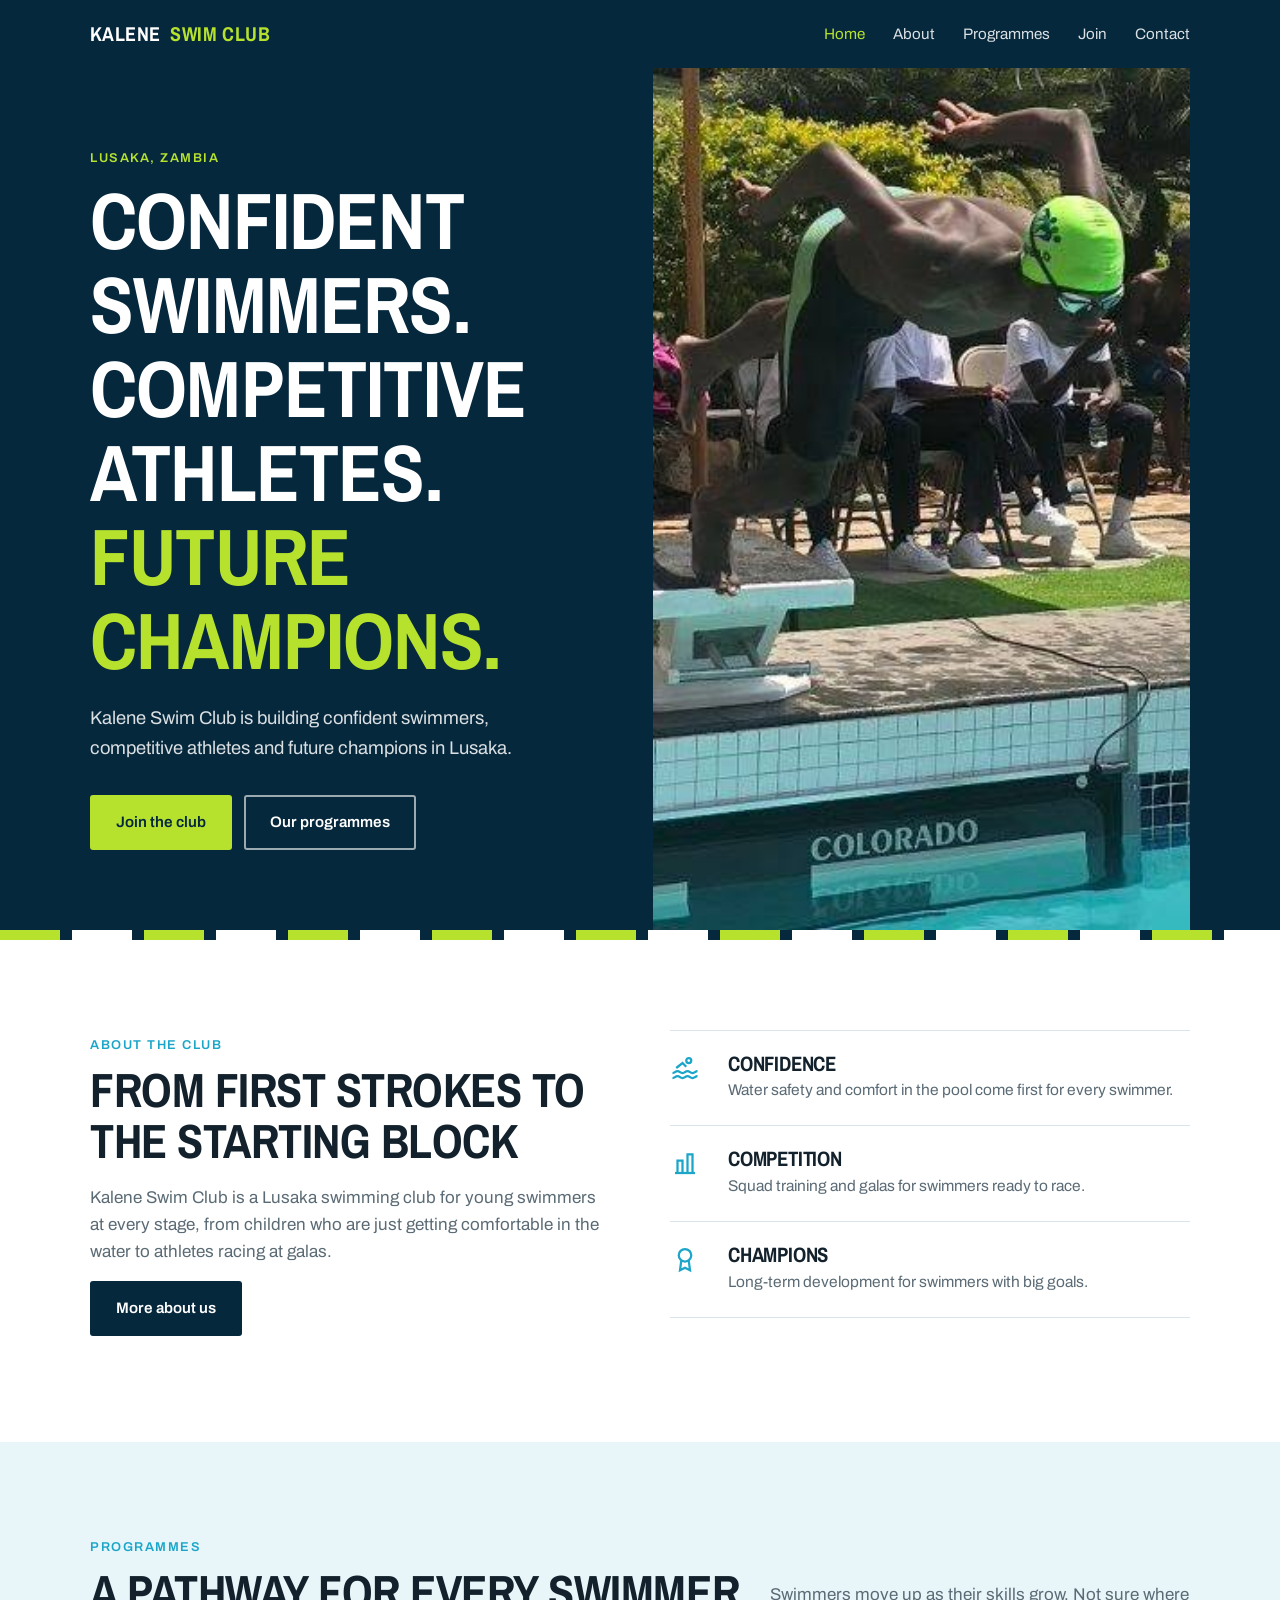
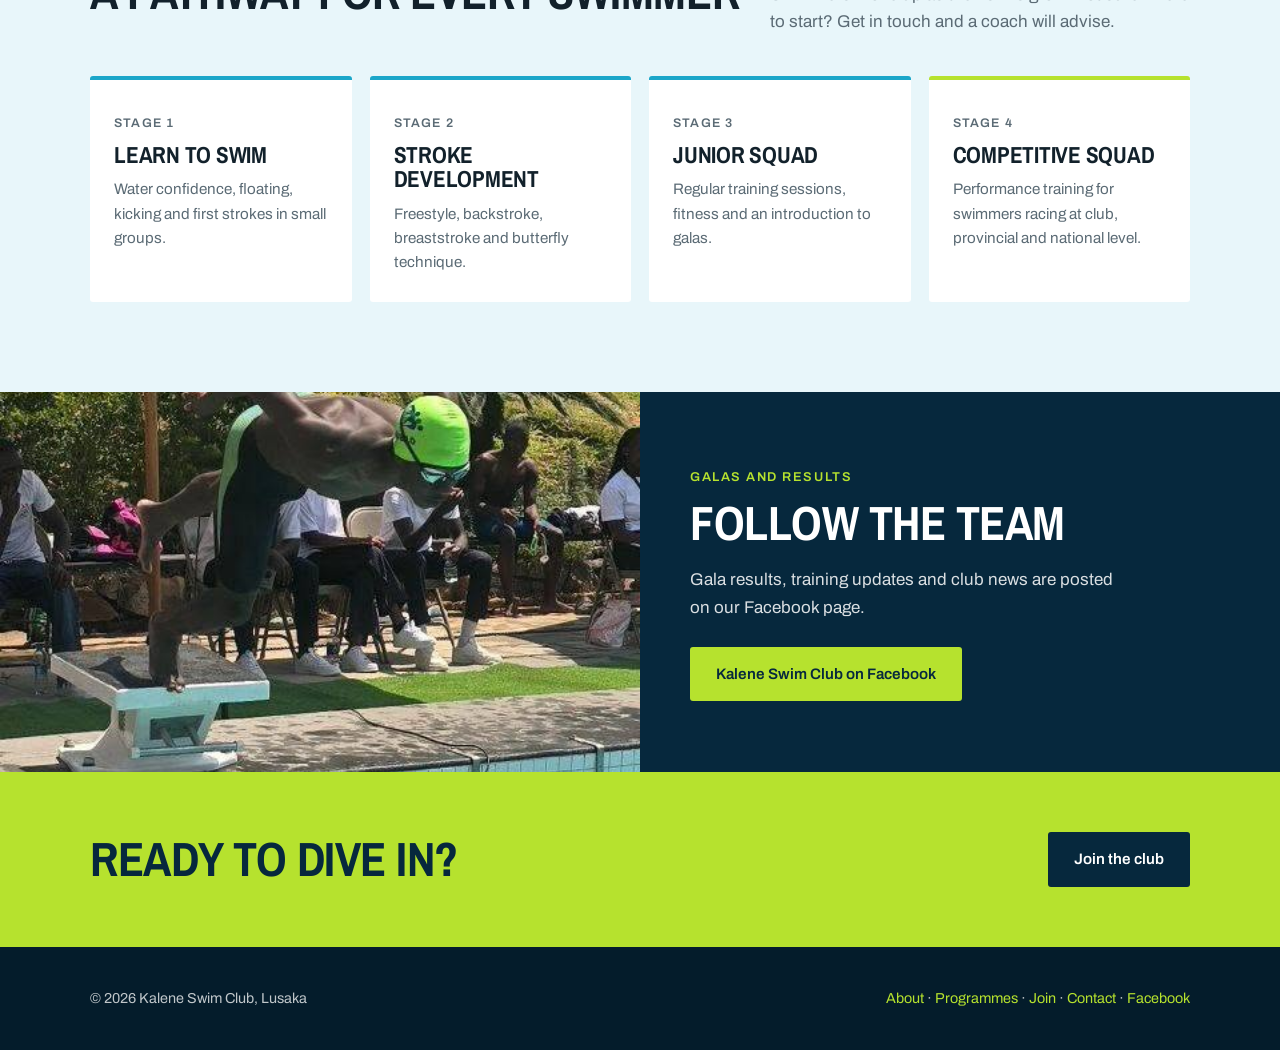
<file: index.html>
<!doctype html>
<html lang="en">
<head>
<meta charset="utf-8">
<meta name="viewport" content="width=device-width, initial-scale=1">
<title>Kalene Swim Club | Lusaka</title>
<meta name="description" content="Kalene Swim Club, Lusaka. Building confident swimmers, competitive athletes and future champions.">
<meta property="og:title" content="Kalene Swim Club | Lusaka">
<meta property="og:description" content="Kalene Swim Club, Lusaka. Building confident swimmers, competitive athletes and future champions.">
<meta property="og:image" content="assets/hero.jpg">
<link rel="icon" href="assets/favicon.png">
<link rel="preconnect" href="https://fonts.googleapis.com">
<link href="https://fonts.googleapis.com/css2?family=Archivo:wght@400;500;600;800&family=Archivo+Narrow:wght@600;700&display=swap" rel="stylesheet">
<link rel="stylesheet" href="styles.css">
</head>
<body>
<header>
  <div class="wrap nav">
    <a href="index.html" class="brand">Kalene <span>Swim Club</span></a>
    <button class="menu-btn" aria-label="Open menu" aria-expanded="false">Menu</button>
    <ul><li><a href="index.html" class=on aria-current=page>Home</a></li><li><a href="about.html">About</a></li><li><a href="programmes.html">Programmes</a></li><li><a href="join.html">Join</a></li><li><a href="contact.html">Contact</a></li></ul>
  </div>
</header>
<main>

<div class="hero">
  <div class="wrap hero-grid">
    <div class="hero-copy">
      <span class="label" style="color:var(--lime)">Lusaka, Zambia</span>
      <h1>Confident swimmers.<br>Competitive athletes.<br><em>Future champions.</em></h1>
      <p>Kalene Swim Club is building confident swimmers, competitive athletes and future champions in Lusaka.</p>
      <div class="hero-actions">
        <a href="join.html" class="btn btn-lime">Join the club</a>
        <a href="programmes.html" class="btn btn-line">Our programmes</a>
      </div>
    </div>
    <div class="hero-img"><img src="assets/hero.jpg" alt="Kalene swimmer diving off the starting block at a gala" width="480" height="480"></div>
  </div>
  <div class="lanes"></div>
</div>
<section class="about"><div class="wrap about-grid">
  <div><span class="label">About the club</span><h2>From first strokes to the starting block</h2>
  <p>Kalene Swim Club is a Lusaka swimming club for young swimmers at every stage, from children who are just getting comfortable in the water to athletes racing at galas.</p>
  <p><a href="about.html" class="btn btn-deep">More about us</a></p></div>
  <div class="pillars">
  <div class="pillar"><svg viewBox="0 0 24 24"><path d="M2 16c2 0 2-1.5 4-1.5S8 16 10 16s2-1.5 4-1.5 2 1.5 4 1.5 2-1.5 4-1.5"/><path d="M2 20c2 0 2-1.5 4-1.5S8 20 10 20s2-1.5 4-1.5 2 1.5 4 1.5 2-1.5 4-1.5"/><circle cx="15" cy="6" r="2"/><path d="M5 12l5-4 3 3"/></svg>
    <div><h3>Confidence</h3><p>Water safety and comfort in the pool come first for every swimmer.</p></div></div>
  <div class="pillar"><svg viewBox="0 0 24 24"><path d="M4 20h16"/><path d="M6 20V10h4v10"/><path d="M14 20V5h4v15"/></svg>
    <div><h3>Competition</h3><p>Squad training and galas for swimmers ready to race.</p></div></div>
  <div class="pillar"><svg viewBox="0 0 24 24"><circle cx="12" cy="9" r="5"/><path d="M9 13.5 8 21l4-2 4 2-1-7.5"/></svg>
    <div><h3>Champions</h3><p>Long-term development for swimmers with big goals.</p></div></div>
</div>
</div></section>
<section class="programs"><div class="wrap">
  <div class="prog-head"><div><span class="label">Programmes</span><h2>A pathway for every swimmer</h2></div>
  <p>Swimmers move up as their skills grow. Not sure where to start? Get in touch and a coach will advise.</p></div>
  <div class="prog-grid"><a class="prog" href="programmes.html#learn-to-swim" style="text-decoration:none"><span class="step">Stage 1</span><h3>Learn to Swim</h3><p>Water confidence, floating, kicking and first strokes in small groups.</p></a><a class="prog" href="programmes.html#stroke-development" style="text-decoration:none"><span class="step">Stage 2</span><h3>Stroke Development</h3><p>Freestyle, backstroke, breaststroke and butterfly technique.</p></a><a class="prog" href="programmes.html#junior-squad" style="text-decoration:none"><span class="step">Stage 3</span><h3>Junior Squad</h3><p>Regular training sessions, fitness and an introduction to galas.</p></a><a class="prog" href="programmes.html#competitive-squad" style="text-decoration:none"><span class="step">Stage 4</span><h3>Competitive Squad</h3><p>Performance training for swimmers racing at club, provincial and national level.</p></a></div>
</div></section>
<section class="band"><div class="band-grid">
  <div class="band-img" role="img" aria-label="Kalene swimmer starting a race"></div>
  <div class="band-copy"><span class="label" style="color:var(--lime)">Galas and results</span><h2>Follow the team</h2>
  <p>Gala results, training updates and club news are posted on our Facebook page.</p>
  <a class="btn btn-lime" href="https://www.facebook.com/Kaleneswimclub/" target="_blank" rel="noopener">Kalene Swim Club on Facebook</a></div>
</div></section>
<section class="cta"><div class="wrap"><h2>Ready to dive in?</h2>
<a class="btn btn-deep" href="join.html">Join the club</a></div></section>
</main>
<footer>
  <div class="wrap foot">
    <span>&copy; <span id="y"></span> Kalene Swim Club, Lusaka</span>
    <span><a href="about.html">About</a> &middot; <a href="programmes.html">Programmes</a> &middot; <a href="join.html">Join</a> &middot; <a href="contact.html">Contact</a> &middot; <a href="https://www.facebook.com/Kaleneswimclub/" target="_blank" rel="noopener">Facebook</a></span>
  </div>
</footer>
<script src="script.js"></script>
</body>
</html>
</file>
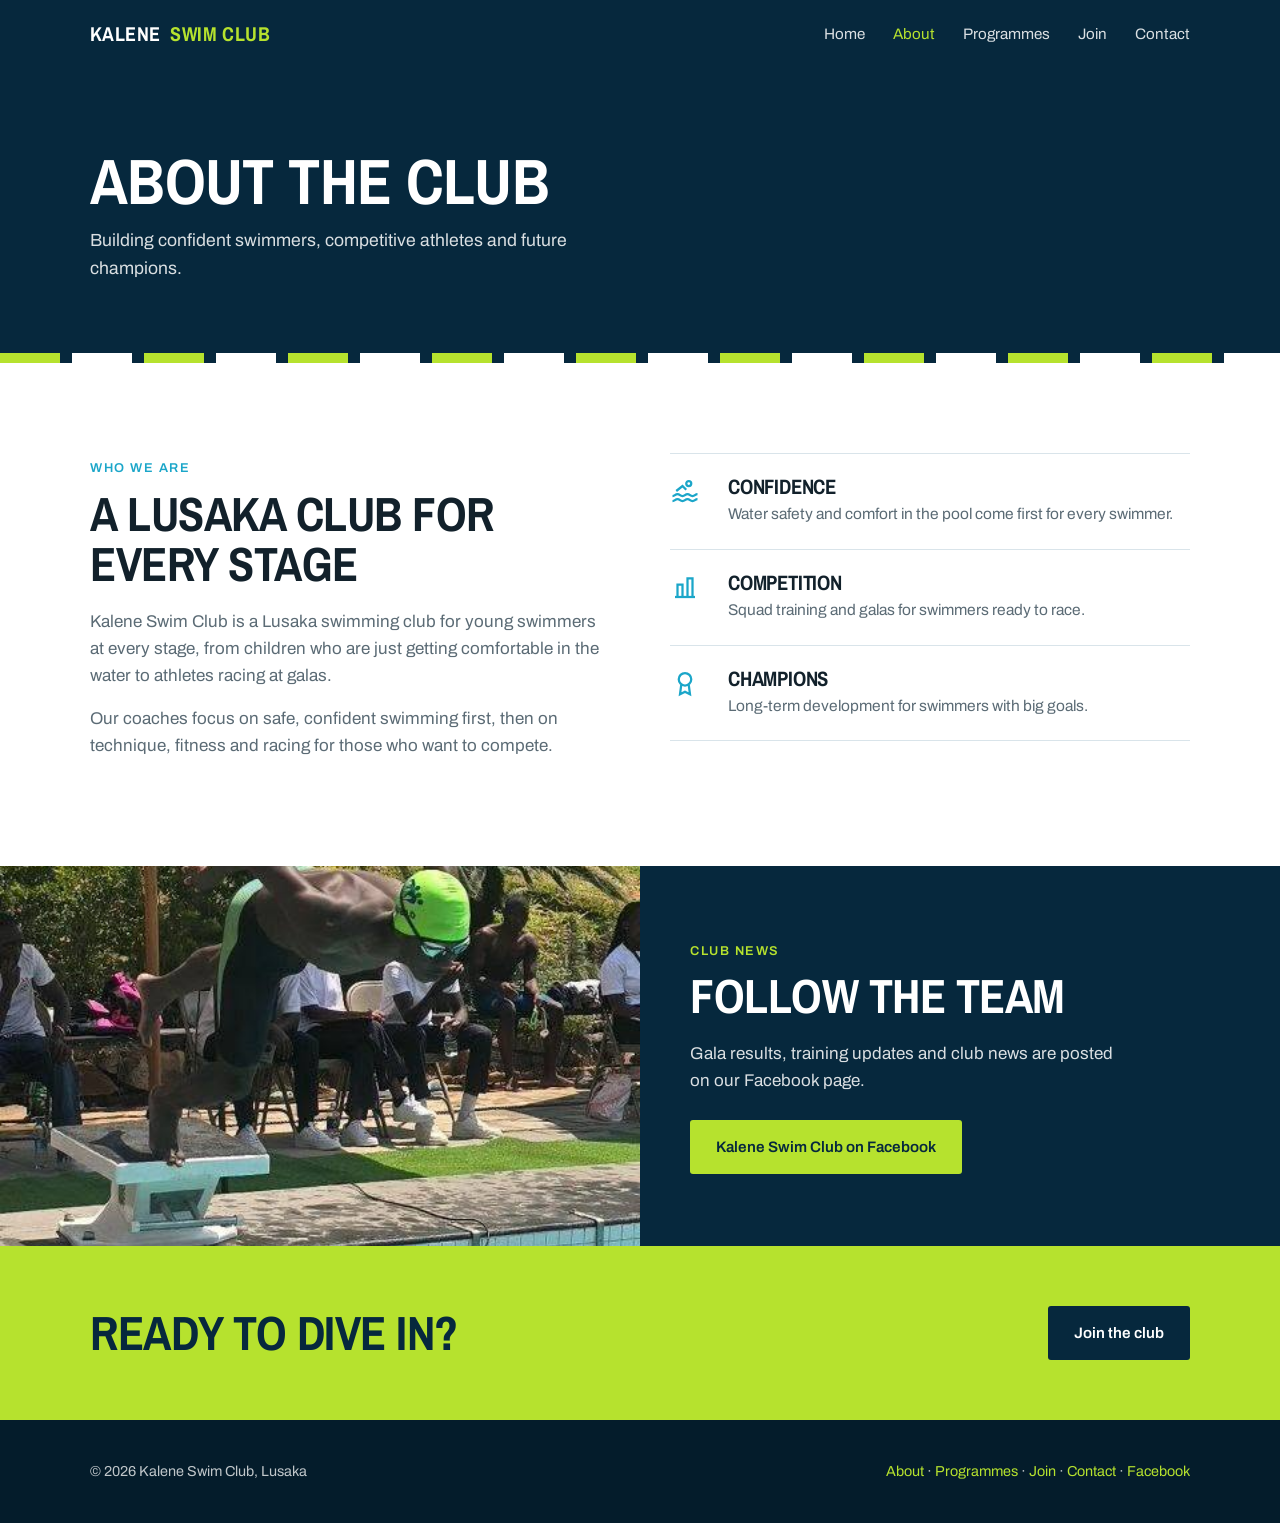
<file: about.html>
<!doctype html>
<html lang="en">
<head>
<meta charset="utf-8">
<meta name="viewport" content="width=device-width, initial-scale=1">
<title>About | Kalene Swim Club</title>
<meta name="description" content="About Kalene Swim Club, a swimming club in Lusaka, Zambia.">
<meta property="og:title" content="About | Kalene Swim Club">
<meta property="og:description" content="About Kalene Swim Club, a swimming club in Lusaka, Zambia.">
<meta property="og:image" content="assets/hero.jpg">
<link rel="icon" href="assets/favicon.png">
<link rel="preconnect" href="https://fonts.googleapis.com">
<link href="https://fonts.googleapis.com/css2?family=Archivo:wght@400;500;600;800&family=Archivo+Narrow:wght@600;700&display=swap" rel="stylesheet">
<link rel="stylesheet" href="styles.css">
</head>
<body>
<header>
  <div class="wrap nav">
    <a href="index.html" class="brand">Kalene <span>Swim Club</span></a>
    <button class="menu-btn" aria-label="Open menu" aria-expanded="false">Menu</button>
    <ul><li><a href="index.html">Home</a></li><li><a href="about.html" class=on aria-current=page>About</a></li><li><a href="programmes.html">Programmes</a></li><li><a href="join.html">Join</a></li><li><a href="contact.html">Contact</a></li></ul>
  </div>
</header>
<main>
<div class="page-hero"><div class="wrap"><h1>About the club</h1><p>Building confident swimmers, competitive athletes and future champions.</p></div></div><div class="lanes"></div>
<section class="about"><div class="wrap about-grid">
  <div><span class="label">Who we are</span><h2>A Lusaka club for every stage</h2>
  <p>Kalene Swim Club is a Lusaka swimming club for young swimmers at every stage, from children who are just getting comfortable in the water to athletes racing at galas.</p>
  <p>Our coaches focus on safe, confident swimming first, then on technique, fitness and racing for those who want to compete.</p></div>
  <div class="pillars">
  <div class="pillar"><svg viewBox="0 0 24 24"><path d="M2 16c2 0 2-1.5 4-1.5S8 16 10 16s2-1.5 4-1.5 2 1.5 4 1.5 2-1.5 4-1.5"/><path d="M2 20c2 0 2-1.5 4-1.5S8 20 10 20s2-1.5 4-1.5 2 1.5 4 1.5 2-1.5 4-1.5"/><circle cx="15" cy="6" r="2"/><path d="M5 12l5-4 3 3"/></svg>
    <div><h3>Confidence</h3><p>Water safety and comfort in the pool come first for every swimmer.</p></div></div>
  <div class="pillar"><svg viewBox="0 0 24 24"><path d="M4 20h16"/><path d="M6 20V10h4v10"/><path d="M14 20V5h4v15"/></svg>
    <div><h3>Competition</h3><p>Squad training and galas for swimmers ready to race.</p></div></div>
  <div class="pillar"><svg viewBox="0 0 24 24"><circle cx="12" cy="9" r="5"/><path d="M9 13.5 8 21l4-2 4 2-1-7.5"/></svg>
    <div><h3>Champions</h3><p>Long-term development for swimmers with big goals.</p></div></div>
</div>
</div></section>
<section class="band"><div class="band-grid">
  <div class="band-img" role="img" aria-label="Kalene swimmer starting a race"></div>
  <div class="band-copy"><span class="label" style="color:var(--lime)">Club news</span><h2>Follow the team</h2>
  <p>Gala results, training updates and club news are posted on our Facebook page.</p>
  <a class="btn btn-lime" href="https://www.facebook.com/Kaleneswimclub/" target="_blank" rel="noopener">Kalene Swim Club on Facebook</a></div>
</div></section>
<section class="cta"><div class="wrap"><h2>Ready to dive in?</h2>
<a class="btn btn-deep" href="join.html">Join the club</a></div></section>
</main>
<footer>
  <div class="wrap foot">
    <span>&copy; <span id="y"></span> Kalene Swim Club, Lusaka</span>
    <span><a href="about.html">About</a> &middot; <a href="programmes.html">Programmes</a> &middot; <a href="join.html">Join</a> &middot; <a href="contact.html">Contact</a> &middot; <a href="https://www.facebook.com/Kaleneswimclub/" target="_blank" rel="noopener">Facebook</a></span>
  </div>
</footer>
<script src="script.js"></script>
</body>
</html>
</file>
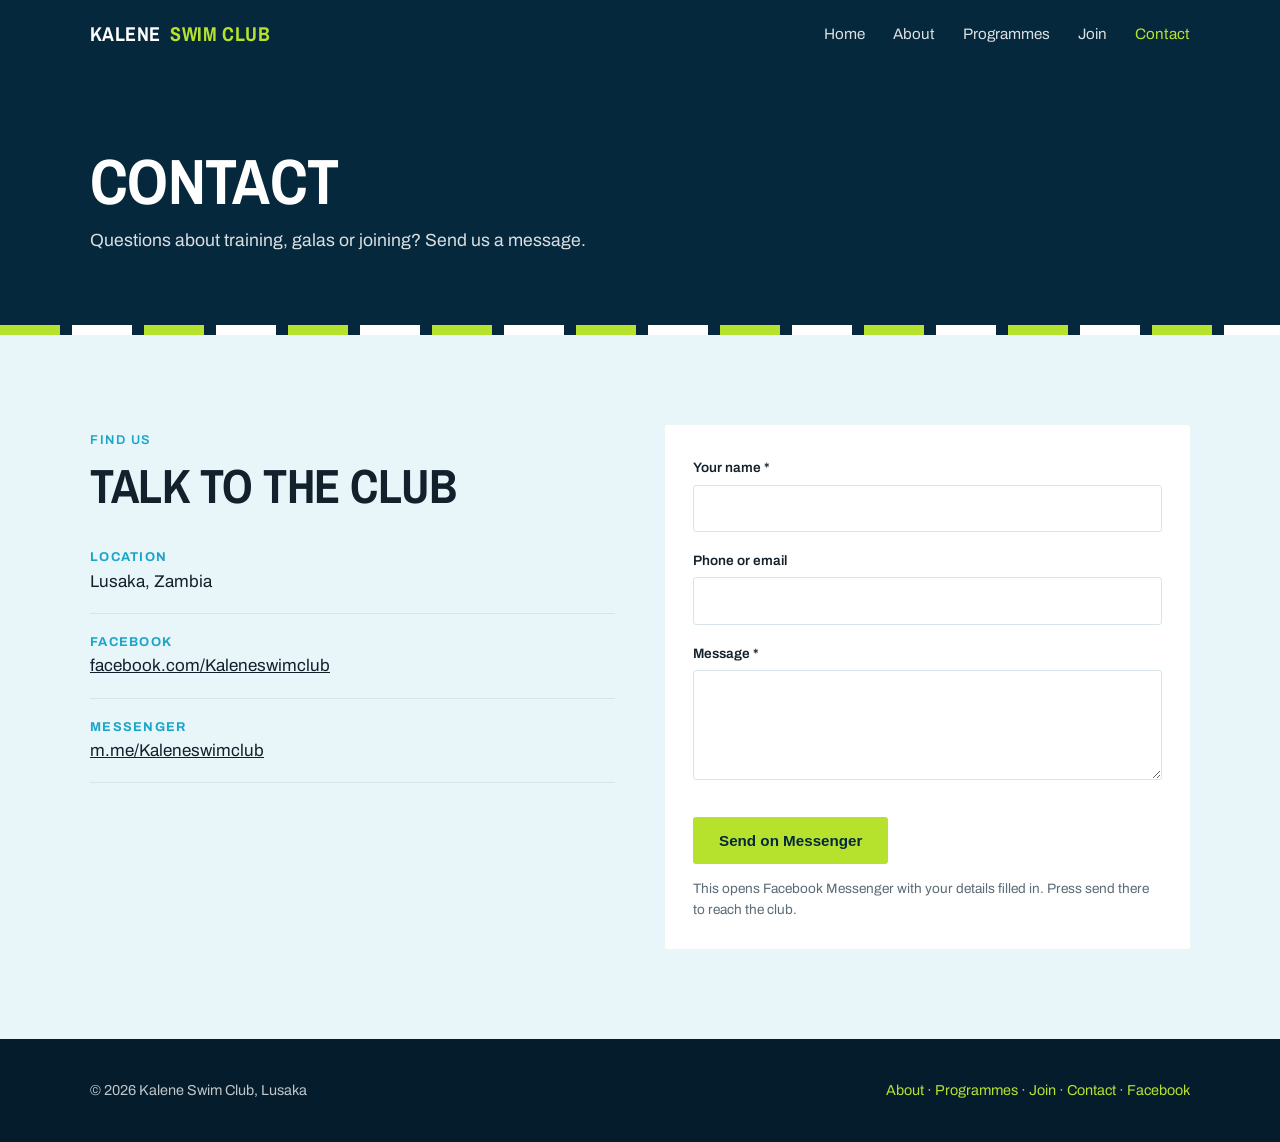
<file: contact.html>
<!doctype html>
<html lang="en">
<head>
<meta charset="utf-8">
<meta name="viewport" content="width=device-width, initial-scale=1">
<title>Contact | Kalene Swim Club</title>
<meta name="description" content="Contact Kalene Swim Club in Lusaka, Zambia.">
<meta property="og:title" content="Contact | Kalene Swim Club">
<meta property="og:description" content="Contact Kalene Swim Club in Lusaka, Zambia.">
<meta property="og:image" content="assets/hero.jpg">
<link rel="icon" href="assets/favicon.png">
<link rel="preconnect" href="https://fonts.googleapis.com">
<link href="https://fonts.googleapis.com/css2?family=Archivo:wght@400;500;600;800&family=Archivo+Narrow:wght@600;700&display=swap" rel="stylesheet">
<link rel="stylesheet" href="styles.css">
</head>
<body>
<header>
  <div class="wrap nav">
    <a href="index.html" class="brand">Kalene <span>Swim Club</span></a>
    <button class="menu-btn" aria-label="Open menu" aria-expanded="false">Menu</button>
    <ul><li><a href="index.html">Home</a></li><li><a href="about.html">About</a></li><li><a href="programmes.html">Programmes</a></li><li><a href="join.html">Join</a></li><li><a href="contact.html" class=on aria-current=page>Contact</a></li></ul>
  </div>
</header>
<main>
<div class="page-hero"><div class="wrap"><h1>Contact</h1><p>Questions about training, galas or joining? Send us a message.</p></div></div><div class="lanes"></div>
<section class="contact"><div class="wrap contact-grid">
  <div><span class="label">Find us</span><h2>Talk to the club</h2>
    <div class="ci"><b>Location</b>Lusaka, Zambia</div>
    <div class="ci"><b>Facebook</b><a href="https://www.facebook.com/Kaleneswimclub/" target="_blank" rel="noopener">facebook.com/Kaleneswimclub</a></div>
    <div class="ci"><b>Messenger</b><a href="https://m.me/Kaleneswimclub" target="_blank" rel="noopener">m.me/Kaleneswimclub</a></div>
  </div>
  <div>
<form data-messenger="Website enquiry" novalidate>
<div><label>Your name *<input type="text" data-label="Name" required autocomplete="name"></label></div><div><label>Phone or email<input type="text" data-label="Contact" autocomplete="email"></label></div><div><label>Message *<textarea data-label="Message" required></textarea></label></div>
<p class="err" role="alert"></p>
<button class="btn btn-lime" type="submit">Send on Messenger</button>
<p class="form-note">This opens Facebook Messenger with your details filled in. Press send there to reach the club.</p>
</form>
<div class="sent" role="status">Messenger has opened in a new tab with your message. If the text is missing, paste it in: we copied it for you.</div>
</div>
</div></section>
</main>
<footer>
  <div class="wrap foot">
    <span>&copy; <span id="y"></span> Kalene Swim Club, Lusaka</span>
    <span><a href="about.html">About</a> &middot; <a href="programmes.html">Programmes</a> &middot; <a href="join.html">Join</a> &middot; <a href="contact.html">Contact</a> &middot; <a href="https://www.facebook.com/Kaleneswimclub/" target="_blank" rel="noopener">Facebook</a></span>
  </div>
</footer>
<script src="script.js"></script>
</body>
</html>
</file>
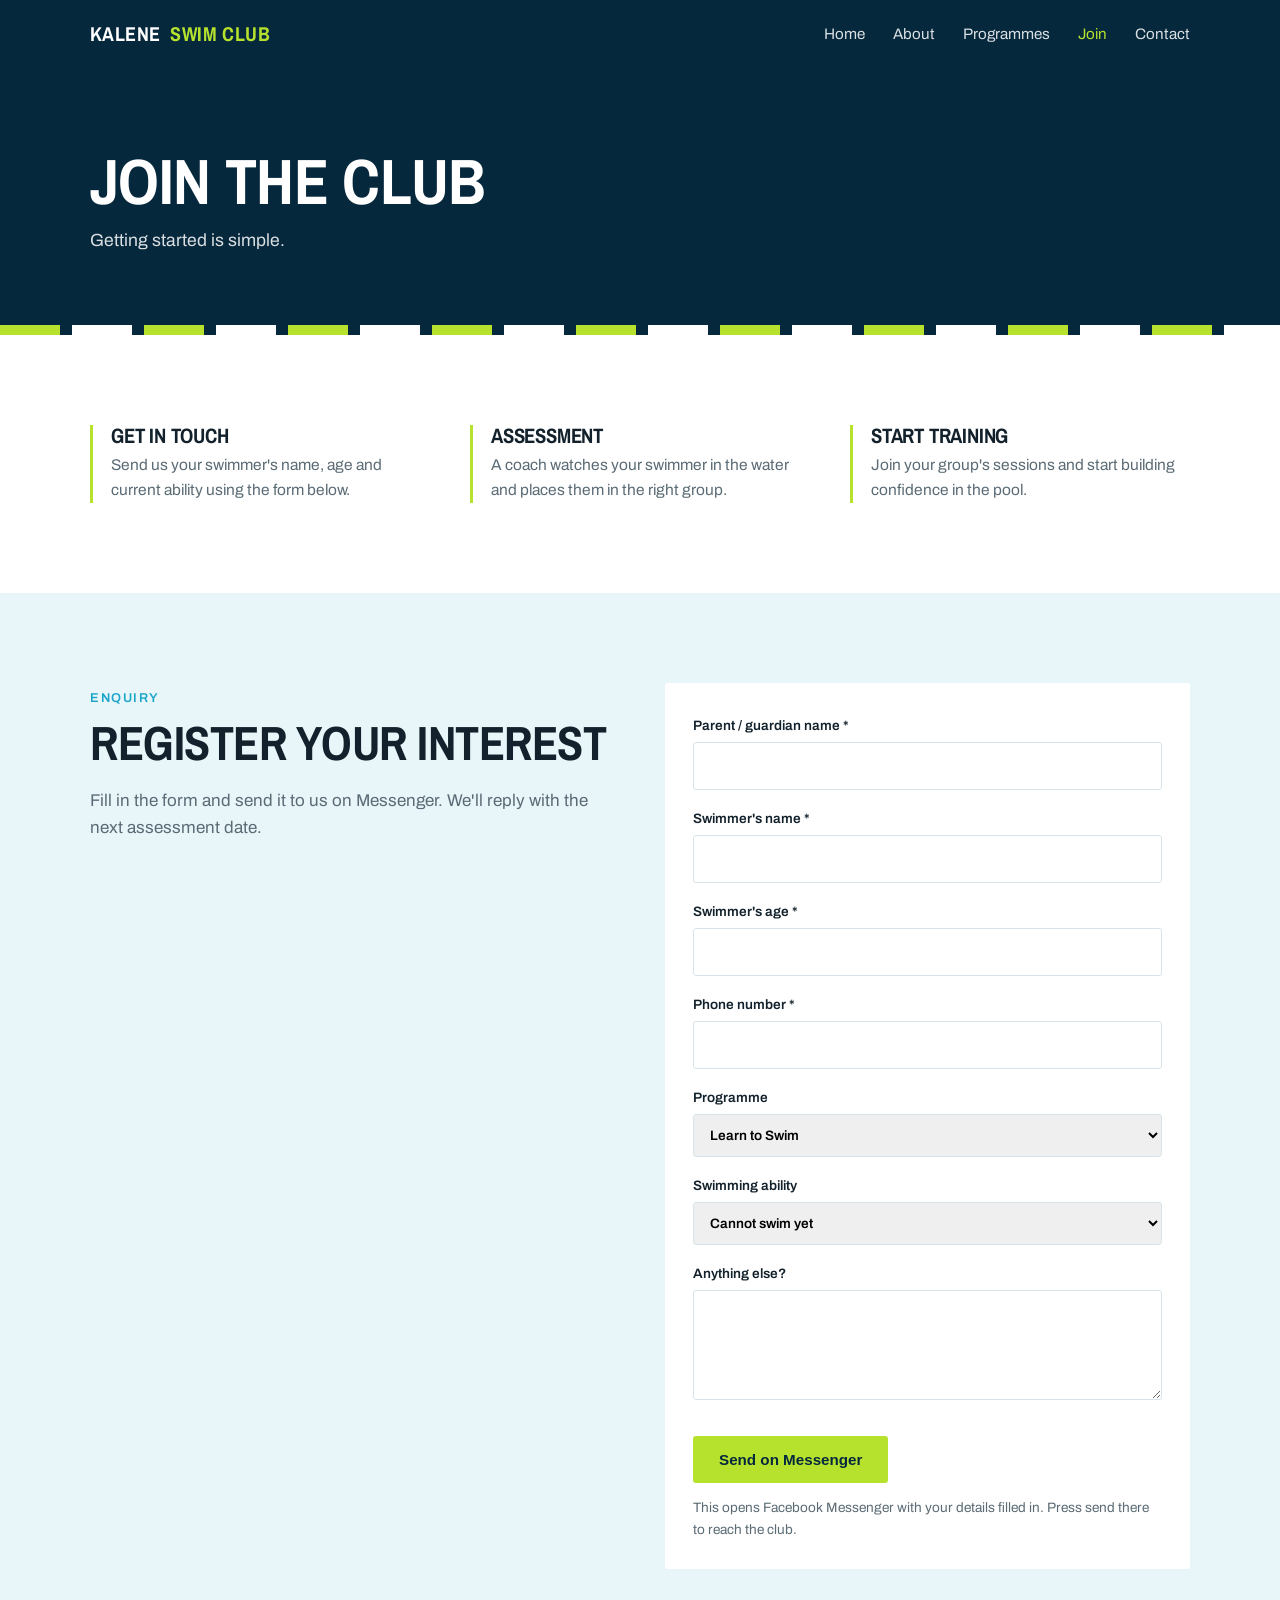
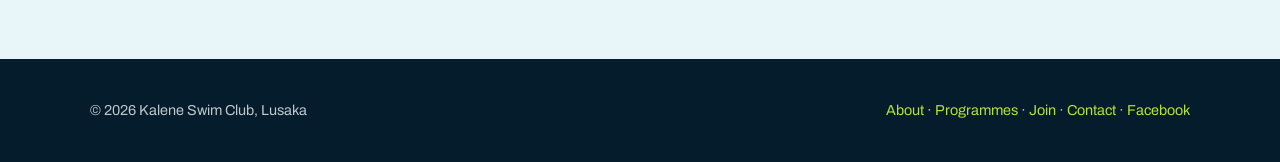
<file: join.html>
<!doctype html>
<html lang="en">
<head>
<meta charset="utf-8">
<meta name="viewport" content="width=device-width, initial-scale=1">
<title>Join | Kalene Swim Club</title>
<meta name="description" content="Join Kalene Swim Club in Lusaka. Send us your swimmer's details to get started.">
<meta property="og:title" content="Join | Kalene Swim Club">
<meta property="og:description" content="Join Kalene Swim Club in Lusaka. Send us your swimmer's details to get started.">
<meta property="og:image" content="assets/hero.jpg">
<link rel="icon" href="assets/favicon.png">
<link rel="preconnect" href="https://fonts.googleapis.com">
<link href="https://fonts.googleapis.com/css2?family=Archivo:wght@400;500;600;800&family=Archivo+Narrow:wght@600;700&display=swap" rel="stylesheet">
<link rel="stylesheet" href="styles.css">
</head>
<body>
<header>
  <div class="wrap nav">
    <a href="index.html" class="brand">Kalene <span>Swim Club</span></a>
    <button class="menu-btn" aria-label="Open menu" aria-expanded="false">Menu</button>
    <ul><li><a href="index.html">Home</a></li><li><a href="about.html">About</a></li><li><a href="programmes.html">Programmes</a></li><li><a href="join.html" class=on aria-current=page>Join</a></li><li><a href="contact.html">Contact</a></li></ul>
  </div>
</header>
<main>
<div class="page-hero"><div class="wrap"><h1>Join the club</h1><p>Getting started is simple.</p></div></div><div class="lanes"></div>
<section><div class="wrap">
  <div class="join-steps" style="margin-top:0">
    <div><h3>Get in touch</h3><p>Send us your swimmer's name, age and current ability using the form below.</p></div>
    <div><h3>Assessment</h3><p>A coach watches your swimmer in the water and places them in the right group.</p></div>
    <div><h3>Start training</h3><p>Join your group's sessions and start building confidence in the pool.</p></div>
  </div>
</div></section>
<section class="contact"><div class="wrap contact-grid">
  <div><span class="label">Enquiry</span><h2>Register your interest</h2>
  <p style="color:var(--muted)">Fill in the form and send it to us on Messenger. We'll reply with the next assessment date.</p></div>
  <div>
<form data-messenger="New member enquiry (website)" novalidate>
<div><label>Parent / guardian name *<input type="text" data-label="Parent" required autocomplete="name"></label></div><div><label>Swimmer's name *<input type="text" data-label="Swimmer" required ></label></div><div><label>Swimmer's age *<input type="number" data-label="Age" required min="2" max="99"></label></div><div><label>Phone number *<input type="tel" data-label="Phone" required autocomplete="tel"></label></div><div><label>Programme<select data-label="Programme"><option>Learn to Swim</option><option>Stroke Development</option><option>Junior Squad</option><option>Competitive Squad</option><option>Not sure yet</option></select></label></div><div><label>Swimming ability<select data-label="Ability"><option>Cannot swim yet</option><option>Can swim a little</option><option>Swims all four strokes</option><option>Already races at galas</option></select></label></div><div><label>Anything else?<textarea data-label="Notes"></textarea></label></div>
<p class="err" role="alert"></p>
<button class="btn btn-lime" type="submit">Send on Messenger</button>
<p class="form-note">This opens Facebook Messenger with your details filled in. Press send there to reach the club.</p>
</form>
<div class="sent" role="status">Messenger has opened in a new tab with your message. If the text is missing, paste it in: we copied it for you.</div>
</div>
</div></section>
</main>
<footer>
  <div class="wrap foot">
    <span>&copy; <span id="y"></span> Kalene Swim Club, Lusaka</span>
    <span><a href="about.html">About</a> &middot; <a href="programmes.html">Programmes</a> &middot; <a href="join.html">Join</a> &middot; <a href="contact.html">Contact</a> &middot; <a href="https://www.facebook.com/Kaleneswimclub/" target="_blank" rel="noopener">Facebook</a></span>
  </div>
</footer>
<script src="script.js"></script>
</body>
</html>
</file>
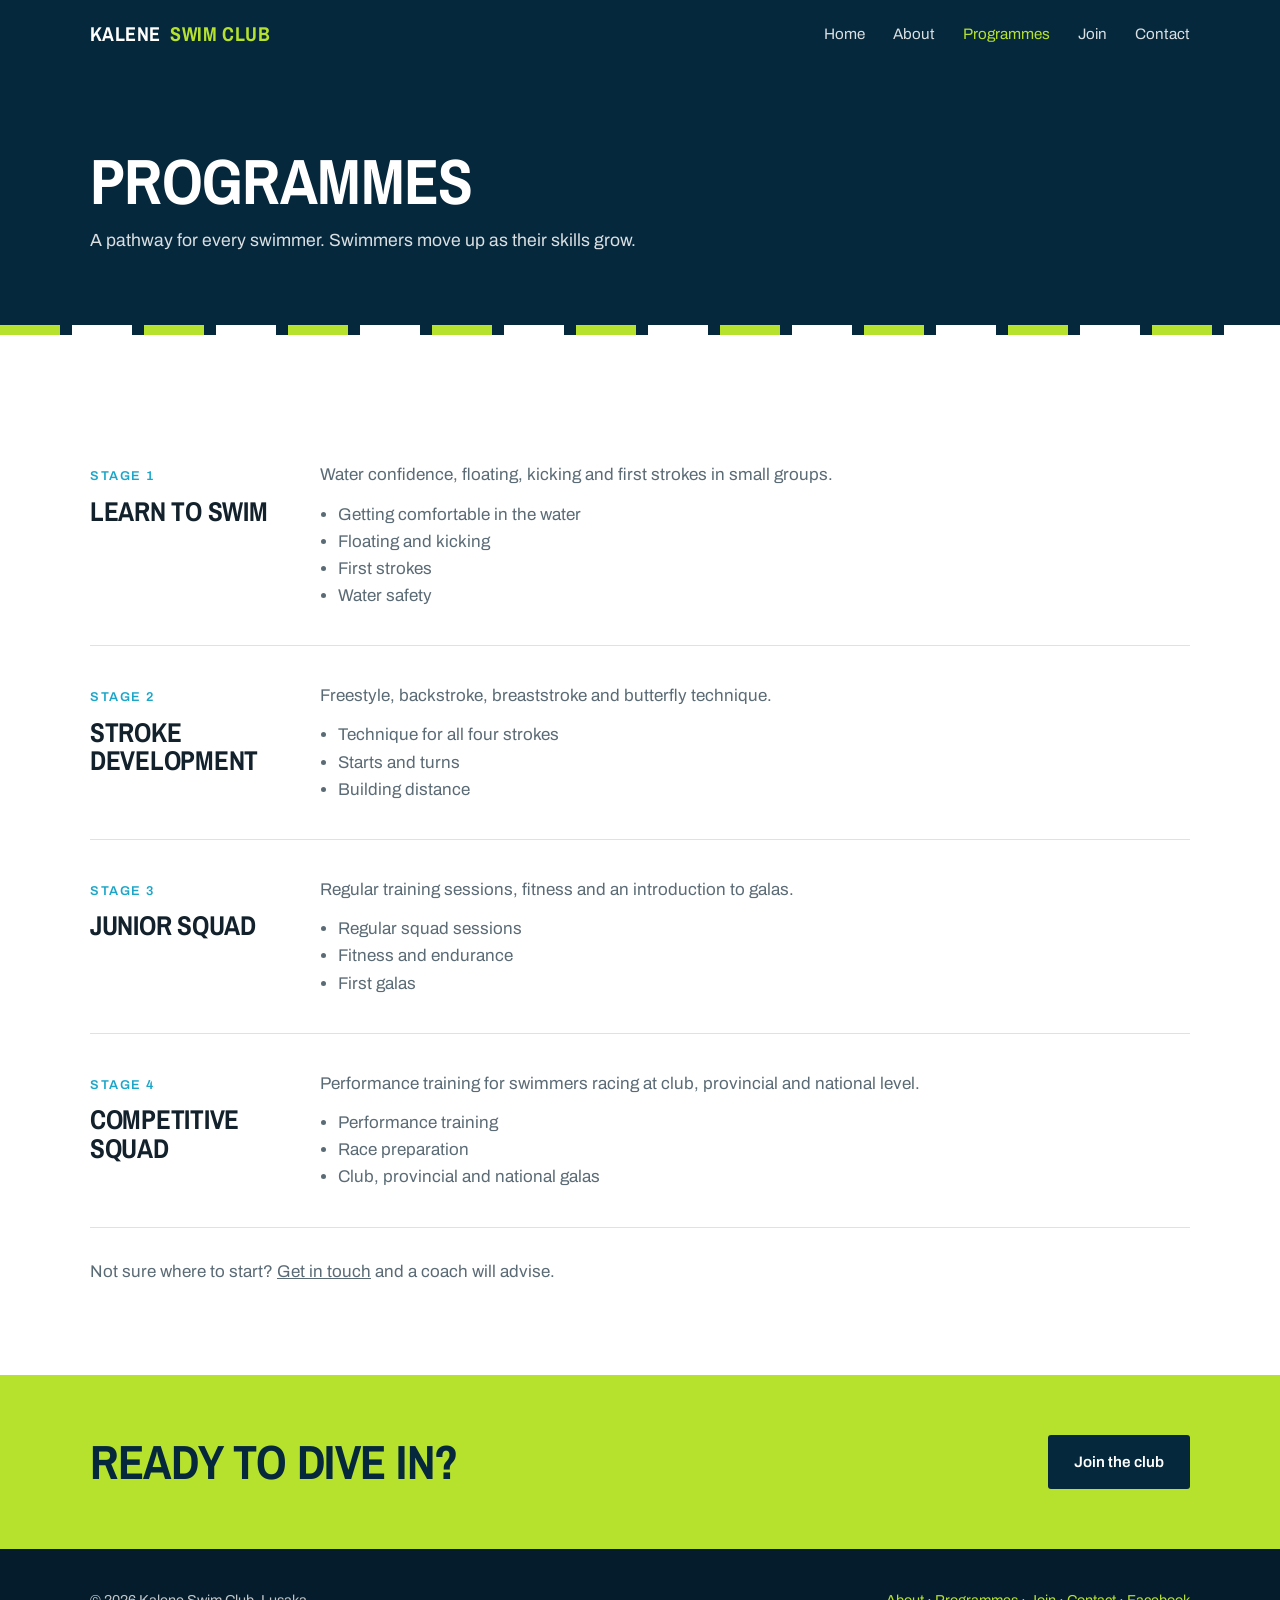
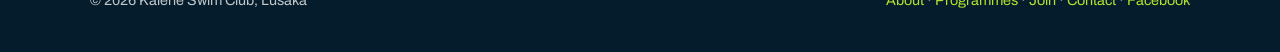
<file: programmes.html>
<!doctype html>
<html lang="en">
<head>
<meta charset="utf-8">
<meta name="viewport" content="width=device-width, initial-scale=1">
<title>Programmes | Kalene Swim Club</title>
<meta name="description" content="Swimming programmes at Kalene Swim Club, Lusaka: learn to swim, stroke development and competitive squads.">
<meta property="og:title" content="Programmes | Kalene Swim Club">
<meta property="og:description" content="Swimming programmes at Kalene Swim Club, Lusaka: learn to swim, stroke development and competitive squads.">
<meta property="og:image" content="assets/hero.jpg">
<link rel="icon" href="assets/favicon.png">
<link rel="preconnect" href="https://fonts.googleapis.com">
<link href="https://fonts.googleapis.com/css2?family=Archivo:wght@400;500;600;800&family=Archivo+Narrow:wght@600;700&display=swap" rel="stylesheet">
<link rel="stylesheet" href="styles.css">
</head>
<body>
<header>
  <div class="wrap nav">
    <a href="index.html" class="brand">Kalene <span>Swim Club</span></a>
    <button class="menu-btn" aria-label="Open menu" aria-expanded="false">Menu</button>
    <ul><li><a href="index.html">Home</a></li><li><a href="about.html">About</a></li><li><a href="programmes.html" class=on aria-current=page>Programmes</a></li><li><a href="join.html">Join</a></li><li><a href="contact.html">Contact</a></li></ul>
  </div>
</header>
<main>
<div class="page-hero"><div class="wrap"><h1>Programmes</h1><p>A pathway for every swimmer. Swimmers move up as their skills grow.</p></div></div><div class="lanes"></div><section><div class="wrap"><div class="prog-detail" id="learn-to-swim">
<div><span class="label">Stage 1</span><h3>Learn to Swim</h3></div>
<div><p>Water confidence, floating, kicking and first strokes in small groups.</p><ul><li>Getting comfortable in the water</li><li>Floating and kicking</li><li>First strokes</li><li>Water safety</li></ul></div></div><div class="prog-detail" id="stroke-development">
<div><span class="label">Stage 2</span><h3>Stroke Development</h3></div>
<div><p>Freestyle, backstroke, breaststroke and butterfly technique.</p><ul><li>Technique for all four strokes</li><li>Starts and turns</li><li>Building distance</li></ul></div></div><div class="prog-detail" id="junior-squad">
<div><span class="label">Stage 3</span><h3>Junior Squad</h3></div>
<div><p>Regular training sessions, fitness and an introduction to galas.</p><ul><li>Regular squad sessions</li><li>Fitness and endurance</li><li>First galas</li></ul></div></div><div class="prog-detail" id="competitive-squad">
<div><span class="label">Stage 4</span><h3>Competitive Squad</h3></div>
<div><p>Performance training for swimmers racing at club, provincial and national level.</p><ul><li>Performance training</li><li>Race preparation</li><li>Club, provincial and national galas</li></ul></div></div><p style="margin-top:30px;color:var(--muted)">Not sure where to start? <a href="contact.html">Get in touch</a> and a coach will advise.</p></div></section><section class="cta"><div class="wrap"><h2>Ready to dive in?</h2>
<a class="btn btn-deep" href="join.html">Join the club</a></div></section>
</main>
<footer>
  <div class="wrap foot">
    <span>&copy; <span id="y"></span> Kalene Swim Club, Lusaka</span>
    <span><a href="about.html">About</a> &middot; <a href="programmes.html">Programmes</a> &middot; <a href="join.html">Join</a> &middot; <a href="contact.html">Contact</a> &middot; <a href="https://www.facebook.com/Kaleneswimclub/" target="_blank" rel="noopener">Facebook</a></span>
  </div>
</footer>
<script src="script.js"></script>
</body>
</html>
</file>
<file: styles.css>
:root{
  --deep:#06283d; --deep2:#0b3a55; --water:#1ba6c9; --foam:#e8f6fa;
  --lime:#b6e22e; --ink:#12212b; --muted:#5b6b75; --line:#d9e4ea; --paper:#ffffff;
}
*{box-sizing:border-box;margin:0;padding:0}
html{scroll-behavior:smooth}
body{font-family:Archivo,system-ui,sans-serif;color:var(--ink);background:var(--paper);line-height:1.6;font-size:17px}
img{max-width:100%;display:block}
a{color:inherit}
.wrap{max-width:1140px;margin:0 auto;padding:0 20px}
h1,h2,h3{font-family:"Archivo Narrow",Archivo,sans-serif;line-height:1.05;letter-spacing:-.01em;text-transform:uppercase}
h2{font-size:clamp(2rem,4.5vw,3rem);margin-bottom:18px}
.label{display:inline-block;font-size:.8rem;font-weight:600;letter-spacing:.12em;text-transform:uppercase;color:var(--water);margin-bottom:10px}
.btn{display:inline-block;padding:13px 24px;border-radius:3px;font-weight:600;text-decoration:none;font-size:.95rem;border:2px solid transparent}
.btn-lime{background:var(--lime);color:var(--deep)}
.btn-lime:hover{background:#c8ef4a}
.btn-line{border-color:rgba(255,255,255,.6);color:#fff}
.btn-line:hover{border-color:#fff}

/* header */
header{position:sticky;top:0;z-index:20;background:var(--deep);color:#fff}
.nav{display:flex;align-items:center;justify-content:space-between;height:68px}
.brand{display:flex;align-items:center;gap:10px;text-decoration:none;font-family:"Archivo Narrow";font-weight:700;font-size:1.25rem;letter-spacing:.02em;text-transform:uppercase}
.brand span{color:var(--lime)}
.nav ul{display:flex;gap:28px;list-style:none}
.nav ul a{text-decoration:none;font-size:.95rem;opacity:.85}
.nav ul a:hover{opacity:1;color:var(--lime)}
.menu-btn{display:none;background:none;border:0;color:#fff;font-size:1rem;font-weight:600;cursor:pointer}

/* hero */
.hero{position:relative;background:var(--deep);color:#fff;overflow:hidden}
.hero-grid{display:grid;grid-template-columns:1.05fr 1fr;align-items:stretch;min-height:560px}
.hero-copy{padding:80px 40px 80px 0;display:flex;flex-direction:column;justify-content:center}
.hero h1{font-size:clamp(2.6rem,6.5vw,5rem);margin-bottom:22px}
.hero h1 em{font-style:normal;color:var(--lime)}
.hero p{font-size:1.15rem;max-width:460px;opacity:.85;margin-bottom:32px}
.hero-actions{display:flex;gap:12px;flex-wrap:wrap}
.hero-img{position:relative}
.hero-img img{position:absolute;inset:0;width:100%;height:100%;object-fit:cover}
.lanes{height:10px;background:repeating-linear-gradient(90deg,var(--lime) 0 60px,var(--deep) 60px 72px,#fff 72px 132px,var(--deep) 132px 144px)}

/* sections */
section{padding:90px 0}
.about-grid{display:grid;grid-template-columns:1fr 1fr;gap:60px;align-items:start}
.about p{color:var(--muted);margin-bottom:16px}
.pillars{display:grid;gap:0;border-top:1px solid var(--line)}
.pillar{padding:22px 0;border-bottom:1px solid var(--line);display:grid;grid-template-columns:44px 1fr;gap:14px}
.pillar svg{width:30px;height:30px;stroke:var(--water);fill:none;stroke-width:1.8}
.pillar h3{font-size:1.3rem;margin-bottom:4px}
.pillar p{color:var(--muted);font-size:.97rem;margin:0}

.programs{background:var(--foam)}
.prog-head{display:flex;justify-content:space-between;align-items:end;gap:30px;flex-wrap:wrap;margin-bottom:40px}
.prog-head p{max-width:420px;color:var(--muted)}
.prog-grid{display:grid;grid-template-columns:repeat(4,1fr);gap:18px}
.prog{background:#fff;border-top:4px solid var(--water);padding:28px 24px;border-radius:3px}
.prog:nth-child(4){border-top-color:var(--lime)}
.prog .step{font-size:.78rem;font-weight:600;letter-spacing:.1em;text-transform:uppercase;color:var(--muted)}
.prog h3{font-size:1.45rem;margin:8px 0 10px}
.prog p{font-size:.95rem;color:var(--muted)}

.band{background:var(--deep);color:#fff;padding:0}
.band-grid{display:grid;grid-template-columns:1fr 1fr}
.band-img{min-height:380px;background:url(assets/hero.jpg) center 35%/cover}
.band-copy{padding:70px 50px}
.band-copy p{opacity:.85;margin-bottom:26px;max-width:440px}

.join-steps{display:grid;grid-template-columns:repeat(3,1fr);gap:40px;margin-top:30px;counter-reset:s}
.join-steps div{border-left:3px solid var(--lime);padding-left:18px}
.join-steps h3{font-size:1.3rem;margin-bottom:6px}
.join-steps p{color:var(--muted);font-size:.97rem}

.contact{background:var(--foam)}
.contact-grid{display:grid;grid-template-columns:1fr 1fr;gap:50px}
.ci{padding:18px 0;border-bottom:1px solid var(--line)}
.ci b{display:block;font-size:.8rem;letter-spacing:.1em;text-transform:uppercase;color:var(--water)}
form{display:grid;gap:14px;background:#fff;padding:28px;border-radius:3px}
label{font-size:.85rem;font-weight:600}
input,select,textarea{width:100%;padding:12px;border:1px solid var(--line);border-radius:3px;font:inherit;margin-top:4px}
textarea{min-height:110px}
button.btn{cursor:pointer;justify-self:start}

footer{background:#041c2b;color:rgba(255,255,255,.75);padding:40px 0;font-size:.9rem}
.foot{display:flex;justify-content:space-between;gap:20px;flex-wrap:wrap}
footer a{color:var(--lime);text-decoration:none}

@media (max-width:900px){
  .hero-grid,.about-grid,.band-grid,.contact-grid{grid-template-columns:1fr}
  .hero-copy{padding:60px 0 40px}
  .hero-img{min-height:340px;margin:0 -20px}
  .prog-grid{grid-template-columns:1fr 1fr}
  .join-steps{grid-template-columns:1fr;gap:24px}
  .band-copy{padding:50px 20px}
  .nav ul{display:none;position:absolute;top:68px;left:0;right:0;background:var(--deep);flex-direction:column;gap:0;padding:8px 20px 18px}
  .nav ul.open{display:flex}
  .nav ul a{display:block;padding:10px 0}
  .menu-btn{display:block}
  section{padding:64px 0}
}
@media (max-width:520px){.prog-grid{grid-template-columns:1fr}}

.nav ul a.on{opacity:1;color:var(--lime)}
.page-hero{background:var(--deep);color:#fff;padding:80px 0 70px}
.page-hero h1{font-size:clamp(2.4rem,6vw,4rem);margin-bottom:12px}
.page-hero p{opacity:.85;max-width:560px;font-size:1.1rem}
.cta{background:var(--lime);padding:60px 0}
.cta .wrap{display:flex;justify-content:space-between;align-items:center;gap:20px;flex-wrap:wrap}
.cta h2{margin:0;color:var(--deep)}
.btn-deep{background:var(--deep);color:#fff}
.prog-detail{display:grid;grid-template-columns:200px 1fr;gap:30px;padding:36px 0;border-bottom:1px solid var(--line)}
.prog-detail h3{font-size:1.7rem}
.prog-detail ul{margin:12px 0 0 18px;color:var(--muted)}
.prog-detail p{color:var(--muted)}
.faq details{border-bottom:1px solid var(--line);padding:18px 0}
.faq summary{cursor:pointer;font-weight:600;font-size:1.05rem}
.faq details p{color:var(--muted);margin-top:10px}
.form-note{font-size:.85rem;color:var(--muted)}
.sent{display:none;background:var(--foam);border-left:4px solid var(--lime);padding:14px 16px;border-radius:3px}
.sent.show{display:block}
.err{color:#b3261e;font-size:.85rem}
@media (max-width:700px){.prog-detail{grid-template-columns:1fr;gap:8px}}
</file>
